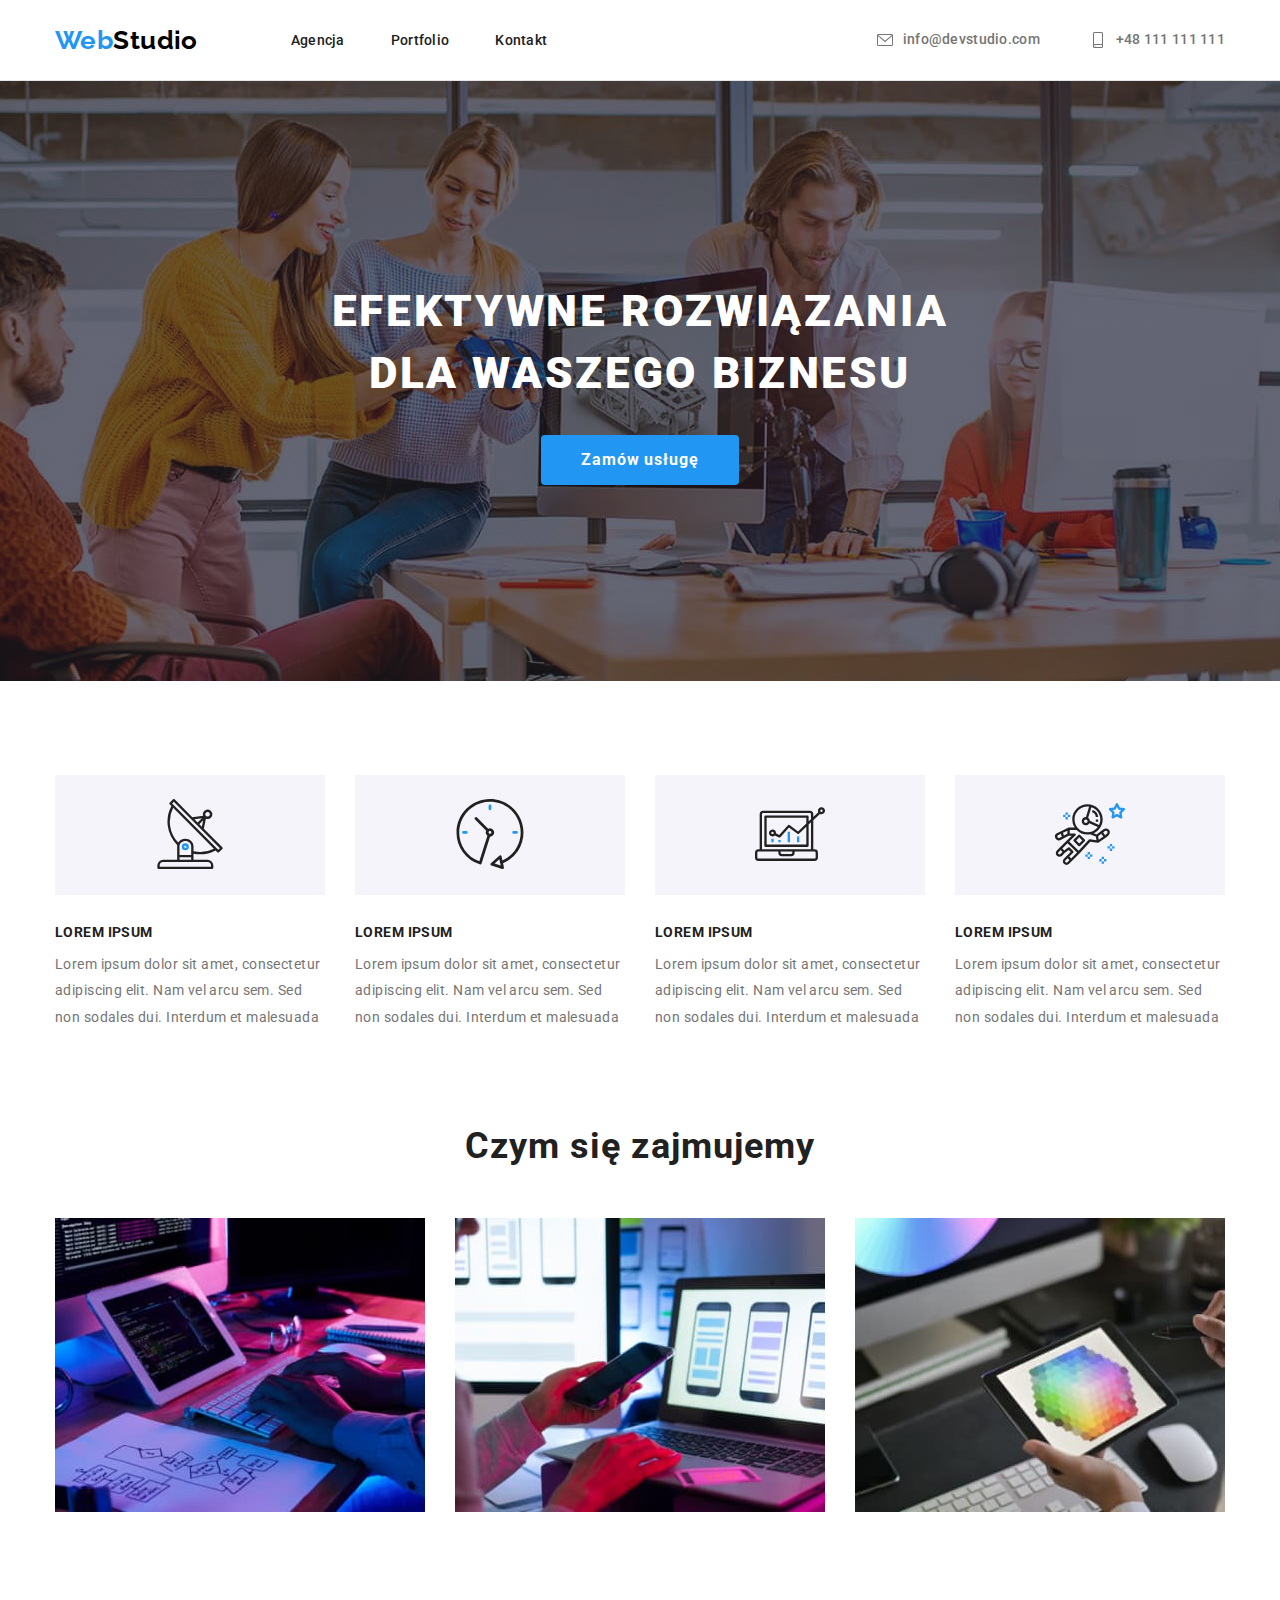
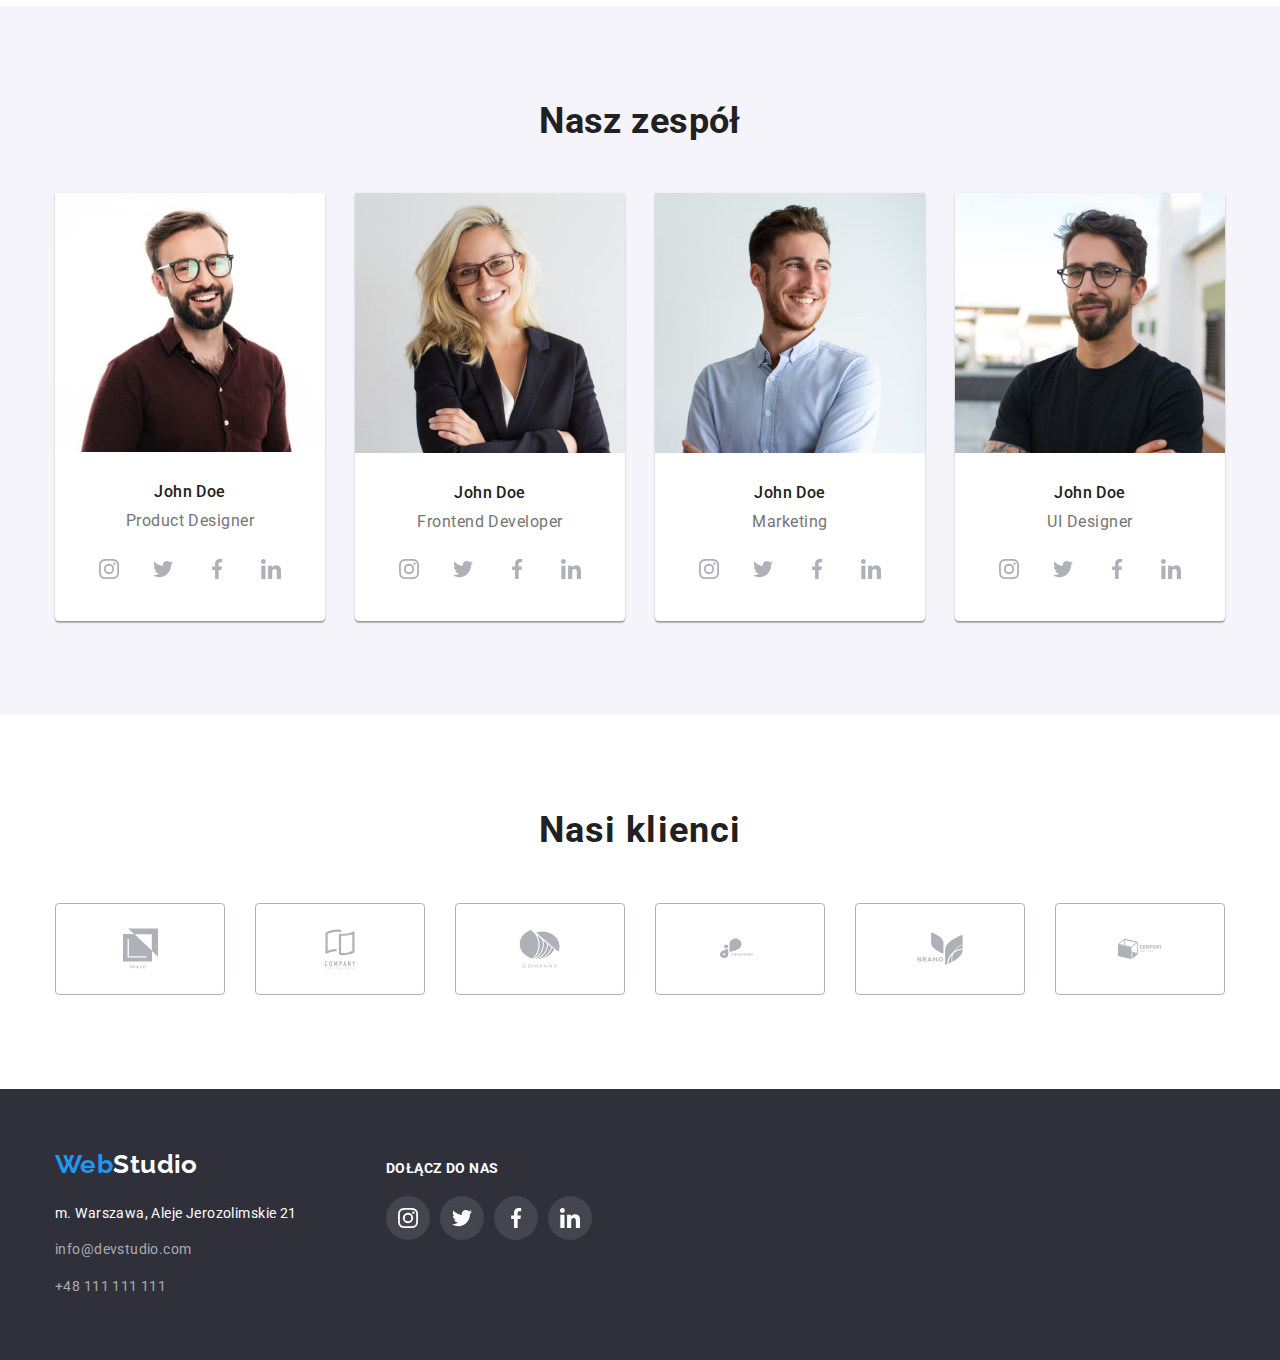
<file: index.html>
<!DOCTYPE html>
<html lang="pl">
  <head>
    <meta charset="UTF-8" />
    <meta http-equiv="X-UA-Compatible" content="IE=edge" />
    <meta name="viewport" content="width=device-width, initial-scale=1.0" />
    <title>Document</title>
    <link rel="preconnect" href="https://fonts.googleapis.com" />
    <link rel="preconnect" href="https://fonts.gstatic.com" crossorigin />
    <link
      href="https://fonts.googleapis.com/css2?family=Raleway:wght@700&family=Roboto:wght@400;500;700;900&display=swap"
      rel="stylesheet"
    />
    <link rel="stylesheet" href="./css/modern-normalize-minified.css" />
    <link rel="stylesheet" href="./css/styles.css" />
  </head>

  <!-- body -->
  <body>
    <!-- header -->
    <header>
      <div class="container header">
        <a class="header-footer-link-home" href="./index.html"
          ><span class="header-footer-link-home-blue-part">Web</span>Studio</a
        >
        <nav>
          <ul class="header-nav-ul">
            <li><a class="header-nav-ul-li" href="./index.html">Agencja</a></li>
            <li>
              <a class="header-nav-ul-li" href="./portfolio.html">Portfolio</a>
            </li>
            <li>
              <a class="header-nav-ul-li" href="#">Kontakt</a>
            </li>
          </ul>
        </nav>
        <ul class="header-contact-ul">
          <li>
            <a class="header-contact-ul-li-a" href="mailto:info@devstudio.com">
              <svg
                class="header-contact-ul-li-a-svg"
                width="16"
                height="16"
                viewBox="0 0 16 16"
              >
                <use href="./images/icons.svg#icon-envelope"></use>
              </svg>
              info@devstudio.com</a
            >
          </li>
          <li>
            <a class="header-contact-ul-li-a" href="tel:+48111111111">
              <svg
                class="header-contact-ul-li-a-svg"
                width="16"
                height="16"
                viewBox="0 0 16 16"
              >
                <use href="./images/icons.svg#icon-smartphone"></use>
              </svg>
              +48 111 111 111</a
            >
          </li>
        </ul>
      </div>
    </header>

    <!-- main -->
    <main>
      <!-- main heading  -->
      <section class="section section-main-heading">
        <div class="container div-main-heading">
          <h1 class="section-main-heading-title-text">
            EFEKTYWNE ROZWIĄZANIA DLA WASZEGO BIZNESU
          </h1>
          <button class="section-main-heading-order-now-button" type="button">
            Zamów usługę
          </button>
        </div>
      </section>

      <!-- Our strengths  -->
      <section>
        <div class="container">
          <ul class="section our-strengths-ul">
            <li class="our-strengths-ul-li">
              <div class="our-strengths-div">
                <a
                  class="our-strengths-ul-li-a"
                  href="https://www.google.com"
                  target="_blank"
                >
                  <svg class="our-strengths-ul-li-a-svg" width="70" height="70">
                    <use href="./images/icons.svg#icon-antenna"></use></svg
                ></a>
              </div>
              <h2 class="our-strengths-header">LOREM IPSUM</h2>
              <p class="our-strengths-paragraph">
                Lorem ipsum dolor sit amet, consectetur adipiscing elit. Nam vel
                arcu sem. Sed non sodales dui. Interdum et malesuada
              </p>
            </li>
            <li class="our-strengths-ul-li">
              <div class="our-strengths-div">
                <a
                  class="our-strengths-ul-li-a"
                  href="https://www.google.com"
                  target="_blank"
                >
                  <svg class="our-strengths-ul-li-a-svg" width="70" height="70">
                    <use href="./images/icons.svg#icon-clock"></use></svg
                ></a>
              </div>
              <h2 class="our-strengths-header">LOREM IPSUM</h2>
              <p class="our-strengths-paragraph">
                Lorem ipsum dolor sit amet, consectetur adipiscing elit. Nam vel
                arcu sem. Sed non sodales dui. Interdum et malesuada
              </p>
            </li>
            <li class="our-strengths-ul-li">
              <div class="our-strengths-div">
                <a
                  class="our-strengths-ul-li-a"
                  href="https://www.google.com"
                  target="_blank"
                >
                  <svg class="our-strengths-ul-li-a-svg" width="70" height="70">
                    <use href="./images/icons.svg#icon-diagram"></use></svg
                ></a>
              </div>
              <h2 class="our-strengths-header">LOREM IPSUM</h2>
              <p class="our-strengths-paragraph">
                Lorem ipsum dolor sit amet, consectetur adipiscing elit. Nam vel
                arcu sem. Sed non sodales dui. Interdum et malesuada
              </p>
            </li>
            <li class="our-strengths-ul-li">
              <div class="our-strengths-div">
                <a
                  class="our-strengths-ul-li-a"
                  href="https://www.google.com"
                  target="_blank"
                >
                  <svg class="our-strengths-ul-li-a-svg" width="70" height="70">
                    <use href="./images/icons.svg#icon-astronaut"></use></svg
                ></a>
              </div>
              <h2 class="our-strengths-header">LOREM IPSUM</h2>
              <p class="our-strengths-paragraph">
                Lorem ipsum dolor sit amet, consectetur adipiscing elit. Nam vel
                arcu sem. Sed non sodales dui. Interdum et malesuada
              </p>
            </li>
          </ul>
        </div>
      </section>

      <!-- what do we do -->
      <section class="section section-what-do-we-do">
        <div class="container">
          <h2 class="what-do-we-do-heading">Czym się zajmujemy</h2>
          <ul class="what-do-we-do-ul">
            <li class="what-do-we-do-ul-li">
              <img
                src="images/what-do-we-do-img-1.jpg"
                alt="what-do-we-do-img-1"
                width="370"
                height="294"
              />
            </li>
            <li class="what-do-we-do-ul-li">
              <img
                src="images/what-do-we-do-img-2.jpg"
                alt="what-do-we-do-img-2"
                width="370"
                height="294"
              />
            </li>
            <li class="what-do-we-do-ul-li">
              <img
                src="images/what-do-we-do-img-3.jpg"
                alt="what-do-we-do-img-3"
                width="370"
                height="294"
              />
            </li>
          </ul>
        </div>
      </section>

      <!-- our team -->
      <section class="section section-our-team">
        <div class="container">
          <h2 class="our-team-heading">Nasz zespół</h2>
          <ul class="our-team-ul">
            <li class="our-team-ul-li">
              <img
                src="images/our-team-1.jpg"
                alt="our-team-1"
                width="270"
                height="260"
              />
              <div class="our-team-div">
                <h3 class="our-team-member">John Doe</h3>
                <p class="our-team-position">Product Designer</p>
                <ul class="our-team-div-community-links-ul">
                  <li class="our-team-div-community-links-li">
                    <a
                      class="our-team-div-community-links-a"
                      href="https://www.instagram.com"
                      target="_blank"
                    >
                      <svg
                        class="our-team-div-community-links-a-svg"
                        width="20"
                        height="20"
                      >
                        <use
                          href="./images/icons.svg#icon-instagram"
                        ></use></svg
                    ></a>
                  </li>
                  <li class="our-team-div-community-links-li">
                    <a
                      class="our-team-div-community-links-a"
                      href="https://www.twitter.com"
                      target="_blank"
                    >
                      <svg
                        class="our-team-div-community-links-a-svg"
                        width="20"
                        height="20"
                      >
                        <use href="./images/icons.svg#icon-twitter"></use></svg
                    ></a>
                  </li>
                  <li class="our-team-div-community-links-li">
                    <a
                      class="our-team-div-community-links-a"
                      href="https://www.facebook.com"
                      target="_blank"
                    >
                      <svg
                        class="our-team-div-community-links-a-svg"
                        width="20"
                        height="20"
                      >
                        <use href="./images/icons.svg#icon-facebook"></use></svg
                    ></a>
                  </li>
                  <li class="our-team-div-community-links-li">
                    <a
                      class="our-team-div-community-links-a"
                      href="https://www.linkedin.com"
                      target="_blank"
                    >
                      <svg
                        class="our-team-div-community-links-a-svg"
                        width="20"
                        height="20"
                      >
                        <use href="./images/icons.svg#icon-linkedin"></use></svg
                    ></a>
                  </li>
                </ul>
              </div>
            </li>
            <li class="our-team-ul-li">
              <img
                src="images/our-team-2.jpg"
                alt="our-team-2"
                width="270"
                height="260"
              />
              <div class="our-team-div">
                <h3 class="our-team-member">John Doe</h3>
                <p class="our-team-position">Frontend Developer</p>
                <ul class="our-team-div-community-links-ul">
                  <li class="our-team-div-community-links-li">
                    <a
                      class="our-team-div-community-links-a"
                      href="https://www.instagram.com"
                      target="_blank"
                    >
                      <svg
                        class="our-team-div-community-links-a-svg"
                        width="20"
                        height="20"
                      >
                        <use
                          href="./images/icons.svg#icon-instagram"
                        ></use></svg
                    ></a>
                  </li>
                  <li class="our-team-div-community-links-li">
                    <a
                      class="our-team-div-community-links-a"
                      href="https://www.twitter.com"
                      target="_blank"
                    >
                      <svg
                        class="our-team-div-community-links-a-svg"
                        width="20"
                        height="20"
                      >
                        <use href="./images/icons.svg#icon-twitter"></use></svg
                    ></a>
                  </li>
                  <li class="our-team-div-community-links-li">
                    <a
                      class="our-team-div-community-links-a"
                      href="https://www.facebook.com"
                      target="_blank"
                    >
                      <svg
                        class="our-team-div-community-links-a-svg"
                        width="20"
                        height="20"
                      >
                        <use href="./images/icons.svg#icon-facebook"></use></svg
                    ></a>
                  </li>
                  <li class="our-team-div-community-links-li">
                    <a
                      class="our-team-div-community-links-a"
                      href="https://www.linkedin.com"
                      target="_blank"
                    >
                      <svg
                        class="our-team-div-community-links-a-svg"
                        width="20"
                        height="20"
                      >
                        <use href="./images/icons.svg#icon-linkedin"></use></svg
                    ></a>
                  </li>
                </ul>
              </div>
            </li>
            <li class="our-team-ul-li">
              <img
                src="images/our-team-3.jpg"
                alt="our-team-3"
                width="270"
                height="260"
              />
              <div class="our-team-div">
                <h3 class="our-team-member">John Doe</h3>
                <p class="our-team-position">Marketing</p>
                <ul class="our-team-div-community-links-ul">
                  <li class="our-team-div-community-links-li">
                    <a
                      class="our-team-div-community-links-a"
                      href="https://www.instagram.com"
                      target="_blank"
                    >
                      <svg
                        class="our-team-div-community-links-a-svg"
                        width="20"
                        height="20"
                      >
                        <use
                          href="./images/icons.svg#icon-instagram"
                        ></use></svg
                    ></a>
                  </li>
                  <li class="our-team-div-community-links-li">
                    <a
                      class="our-team-div-community-links-a"
                      href="https://www.twitter.com"
                      target="_blank"
                    >
                      <svg
                        class="our-team-div-community-links-a-svg"
                        width="20"
                        height="20"
                      >
                        <use href="./images/icons.svg#icon-twitter"></use></svg
                    ></a>
                  </li>
                  <li class="our-team-div-community-links-li">
                    <a
                      class="our-team-div-community-links-a"
                      href="https://www.facebook.com"
                      target="_blank"
                    >
                      <svg
                        class="our-team-div-community-links-a-svg"
                        width="20"
                        height="20"
                      >
                        <use href="./images/icons.svg#icon-facebook"></use></svg
                    ></a>
                  </li>
                  <li class="our-team-div-community-links-li">
                    <a
                      class="our-team-div-community-links-a"
                      href="https://www.linkedin.com"
                      target="_blank"
                    >
                      <svg
                        class="our-team-div-community-links-a-svg"
                        width="20"
                        height="20"
                      >
                        <use href="./images/icons.svg#icon-linkedin"></use></svg
                    ></a>
                  </li>
                </ul>
              </div>
            </li>
            <li class="our-team-ul-li">
              <img
                src="images/our-team-4.jpg"
                alt="our-team-4"
                width="270"
                height="260"
              />
              <div class="our-team-div">
                <h3 class="our-team-member">John Doe</h3>
                <p class="our-team-position">UI Designer</p>
                <ul class="our-team-div-community-links-ul">
                  <li class="our-team-div-community-links-li">
                    <a
                      class="our-team-div-community-links-a"
                      href="https://www.instagram.com"
                      target="_blank"
                    >
                      <svg
                        class="our-team-div-community-links-a-svg"
                        width="20"
                        height="20"
                      >
                        <use
                          href="./images/icons.svg#icon-instagram"
                        ></use></svg
                    ></a>
                  </li>
                  <li class="our-team-div-community-links-li">
                    <a
                      class="our-team-div-community-links-a"
                      href="https://www.twitter.com"
                      target="_blank"
                    >
                      <svg
                        class="our-team-div-community-links-a-svg"
                        width="20"
                        height="20"
                      >
                        <use href="./images/icons.svg#icon-twitter"></use></svg
                    ></a>
                  </li>
                  <li class="our-team-div-community-links-li">
                    <a
                      class="our-team-div-community-links-a"
                      href="https://www.facebook.com"
                      target="_blank"
                    >
                      <svg
                        class="our-team-div-community-links-a-svg"
                        width="20"
                        height="20"
                      >
                        <use href="./images/icons.svg#icon-facebook"></use></svg
                    ></a>
                  </li>
                  <li class="our-team-div-community-links-li">
                    <a
                      class="our-team-div-community-links-a"
                      href="https://www.linkedin.com"
                      target="_blank"
                    >
                      <svg
                        class="our-team-div-community-links-a-svg"
                        width="20"
                        height="20"
                      >
                        <use href="./images/icons.svg#icon-linkedin"></use></svg
                    ></a>
                  </li>
                </ul>
              </div>
            </li>
          </ul>
        </div>
      </section>

      <!-- our customers -->
      <section class="section section-our-customers">
        <div class="container">
          <h2 class="our-customers-heading">Nasi klienci</h2>
          <ul class="our-customers-ul">
            <li class="our-customers-ul-li">
              <a
                class="our-customers-ul-li-a"
                href="https://www.google.com"
                target="_blank"
              >
                <svg class="our-customers-ul-li-a-svg" width="41" height="46.7">
                  <use href="./images/icons.svg#icon-client-1"></use></svg
              ></a>
            </li>
            <li class="our-customers-ul-li">
              <a
                class="our-customers-ul-li-a"
                href="https://www.google.com"
                target="_blank"
              >
                <svg class="our-customers-ul-li-a-svg" width="40" height="52">
                  <use href="./images/icons.svg#icon-client-2"></use></svg
              ></a>
            </li>
            <li class="our-customers-ul-li">
              <a
                class="our-customers-ul-li-a"
                href="https://www.google.com"
                target="_blank"
              >
                <svg
                  class="our-customers-ul-li-a-svg"
                  width="43.46"
                  height="41.18"
                >
                  <use href="./images/icons.svg#icon-client-3"></use></svg
              ></a>
            </li>
            <li class="our-customers-ul-li">
              <a
                class="our-customers-ul-li-a"
                href="https://www.google.com"
                target="_blank"
              >
                <svg
                  class="our-customers-ul-li-a-svg"
                  width="84.44"
                  height="40.62"
                >
                  <use href="./images/icons.svg#icon-client-4"></use></svg
              ></a>
            </li>
            <li class="our-customers-ul-li">
              <a
                class="our-customers-ul-li-a"
                href="https://www.google.com"
                target="_blank"
              >
                <svg
                  class="our-customers-ul-li-a-svg"
                  width="62.54"
                  height="45.43"
                >
                  <use href="./images/icons.svg#icon-client-5"></use></svg
              ></a>
            </li>
            <li class="our-customers-ul-li">
              <a
                class="our-customers-ul-li-a"
                href="https://www.google.com"
                target="_blank"
              >
                <svg
                  class="our-customers-ul-li-a-svg"
                  width="93.79"
                  height="43.93"
                >
                  <use href="./images/icons.svg#icon-client-6"></use></svg
              ></a>
            </li>
          </ul>
        </div>
      </section>
    </main>

    <!-- footer -->
    <footer class="footer">
      <div class="container footer-div">
        <div class="footer-div-link-address">
          <a class="link-home header-footer-link-home" href="./index.html">
            <span class="header-footer-link-home-blue-part">Web</span
            ><span class="footer-link-home-white-part">Studio</span></a
          >
          <address class="footer-address">
            <ul class="footer-contact-ul">
              <li class="footer-contact-ul-li-address">
                <a
                  class="footer-contact-ul-li-address"
                  href="https://goo.gl/maps/dha2WFeyqYEbL88J7"
                  target="_blank"
                  >m. Warszawa, Aleje Jerozolimskie 21</a
                >
              </li>
              <li class="footer-contact-ul-li">
                <a
                  class="footer-contact-ul-li-a"
                  href="mailto:info@devstudio.com"
                  >info@devstudio.com</a
                >
              </li>
              <li class="footer-contact-ul-li">
                <a class="footer-contact-ul-li-a" href="tel:+48111111111"
                  >+48 111 111 111</a
                >
              </li>
            </ul>
          </address>
        </div>
        <div class="container footer-div-community-links">
          <p class="footer-div-community-links-paragraph">DOŁĄCZ DO NAS</p>
          <ul class="footer-div-community-links-ul">
            <li class="footer-div-community-links-li">
              <a
                class="footer-div-community-links-a"
                href="https://www.instagram.com"
                target="_blank"
              >
                <svg
                  class="footer-div-community-links-a-svg"
                  width="20"
                  height="20"
                >
                  <use href="./images/icons.svg#icon-instagram"></use></svg
              ></a>
            </li>
            <li class="footer-div-community-links-li">
              <a
                class="footer-div-community-links-a"
                href="https://www.twitter.com"
                target="_blank"
              >
                <svg
                  class="footer-div-community-links-a-svg"
                  width="20"
                  height="20"
                >
                  <use href="./images/icons.svg#icon-twitter"></use></svg
              ></a>
            </li>
            <li class="footer-div-community-links-li">
              <a
                class="footer-div-community-links-a"
                href="https://www.facebook.com"
                target="_blank"
              >
                <svg
                  class="footer-div-community-links-a-svg"
                  width="20"
                  height="20"
                >
                  <use href="./images/icons.svg#icon-facebook"></use></svg
              ></a>
            </li>
            <li class="footer-div-community-links-li">
              <a
                class="footer-div-community-links-a"
                href="https://www.linkedin.com"
                target="_blank"
              >
                <svg
                  class="footer-div-community-links-a-svg"
                  width="20"
                  height="20"
                >
                  <use href="./images/icons.svg#icon-linkedin"></use></svg
              ></a>
            </li>
          </ul>
        </div>
      </div>
    </footer>
  </body>
</html>
</file>
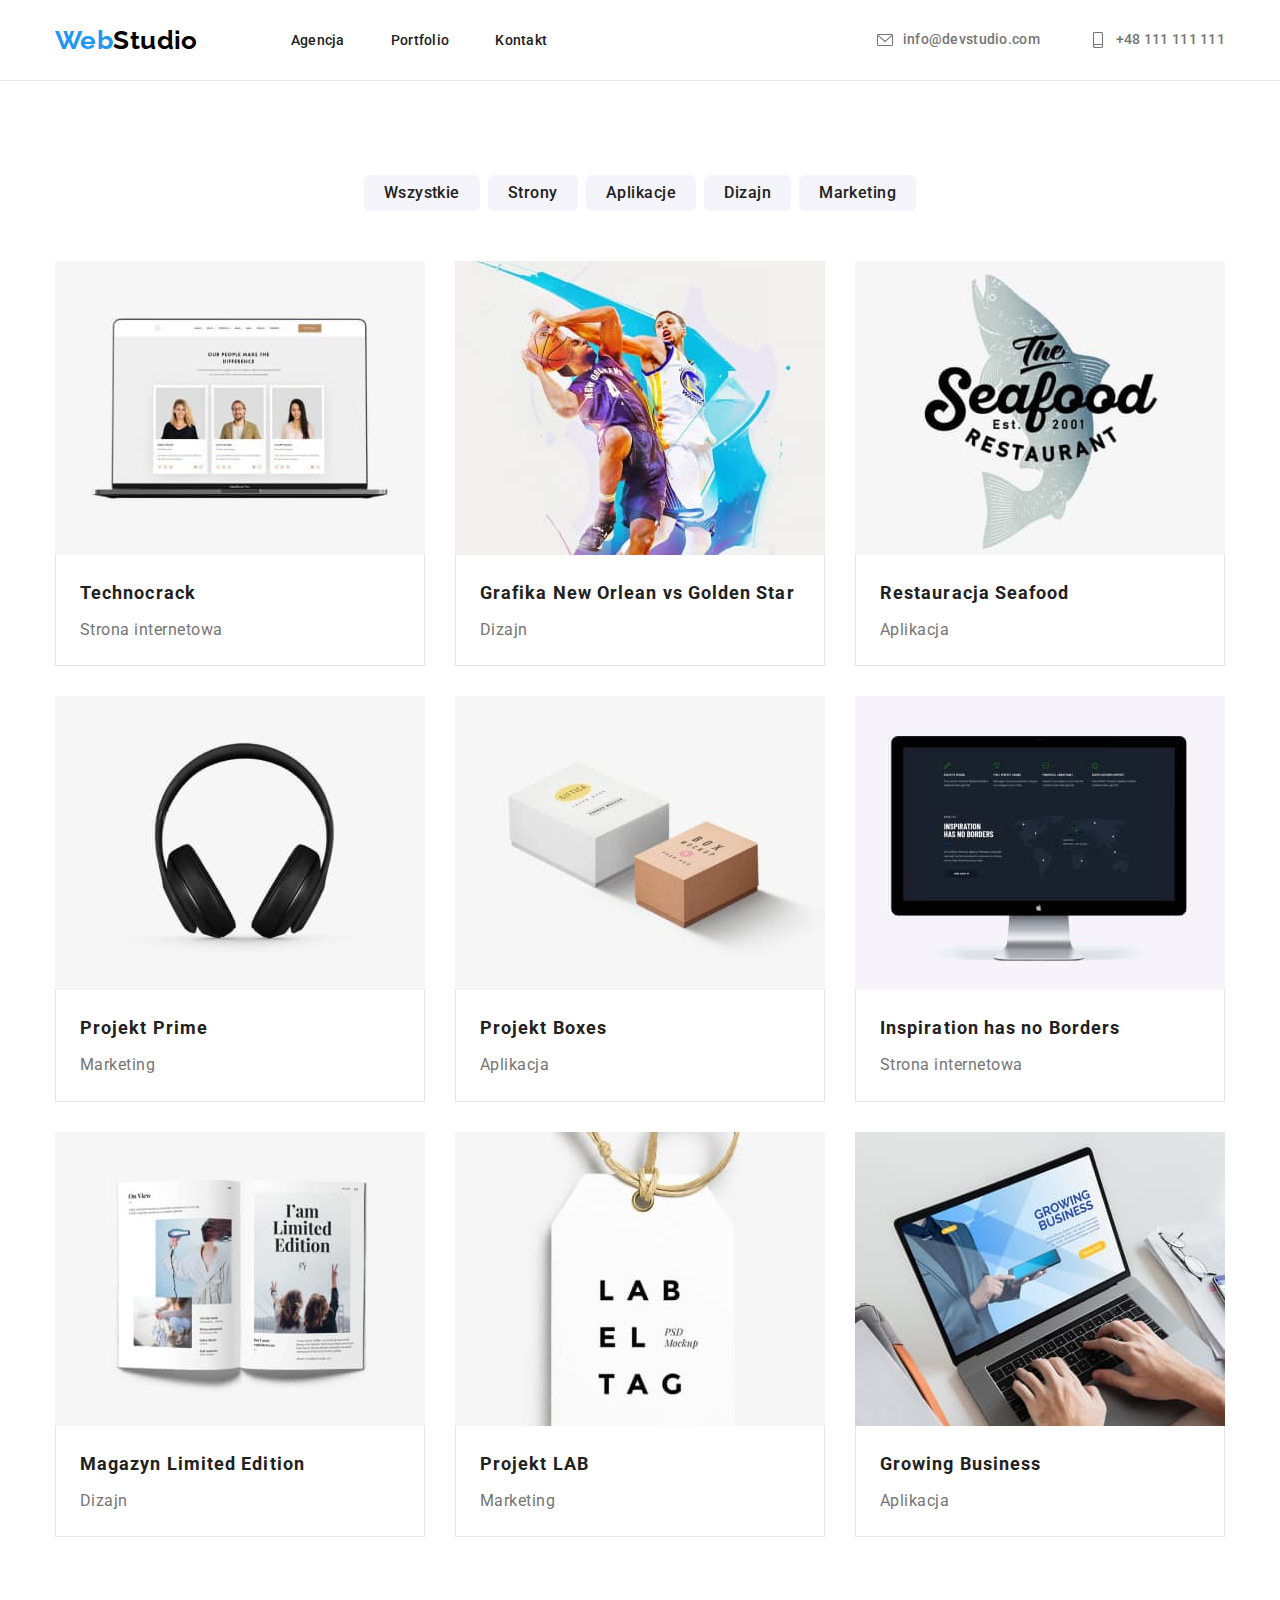
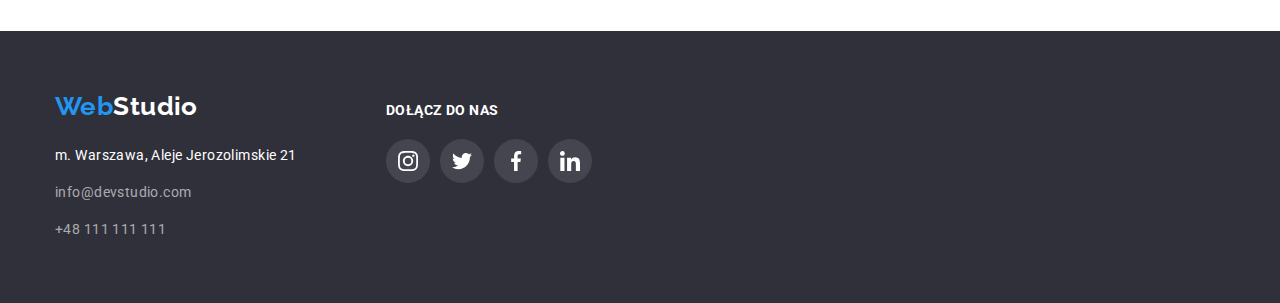
<file: portfolio.html>
<!DOCTYPE html>
<html lang="pl">
  <head>
    <meta charset="UTF-8" />
    <meta http-equiv="X-UA-Compatible" content="IE=edge" />
    <meta name="viewport" content="width=device-width, initial-scale=1.0" />
    <title>Document</title>
    <link rel="preconnect" href="https://fonts.googleapis.com" />
    <link rel="preconnect" href="https://fonts.gstatic.com" crossorigin />
    <link
      href="https://fonts.googleapis.com/css2?family=Raleway:wght@700&family=Roboto:wght@400;500;700;900&display=swap"
      rel="stylesheet"
    />
    <link rel="stylesheet" href="./css/modern-normalize-minified.css" />
    <link rel="stylesheet" href="./css/styles.css" />
  </head>

  <!-- body -->
  <body>
    <!-- header -->
    <header>
      <div class="container header">
        <a class="header-footer-link-home" href="./index.html"
          ><span class="header-footer-link-home-blue-part">Web</span>Studio</a
        >
        <nav>
          <ul class="header-nav-ul">
            <li><a class="header-nav-ul-li" href="./index.html">Agencja</a></li>
            <li>
              <a class="header-nav-ul-li" href="./portfolio.html">Portfolio</a>
            </li>
            <li>
              <a class="header-nav-ul-li" href="#">Kontakt</a>
            </li>
          </ul>
        </nav>
        <ul class="header-contact-ul">
          <li>
            <a class="header-contact-ul-li-a" href="mailto:info@devstudio.com">
              <svg
                class="header-contact-ul-li-a-svg"
                width="16"
                height="16"
                viewBox="0 0 16 16"
              >
                <use href="./images/icons.svg#icon-envelope"></use>
              </svg>
              info@devstudio.com</a
            >
          </li>
          <li>
            <a class="header-contact-ul-li-a" href="tel:+48111111111">
              <svg
                class="header-contact-ul-li-a-svg"
                width="16"
                height="16"
                viewBox="0 0 16 16"
              >
                <use href="./images/icons.svg#icon-smartphone"></use>
              </svg>
              +48 111 111 111</a
            >
          </li>
        </ul>
      </div>
    </header>

    <!-- main -->
    <main>
      <section class="section">
        <div class="container">
          <ul class="portfolio-filter-buttons">
            <li>
              <button class="portfolio-filter-button" type="button">
                Wszystkie
              </button>
            </li>
            <li>
              <button class="portfolio-filter-button" type="button">
                Strony
              </button>
            </li>
            <li>
              <button class="portfolio-filter-button" type="button">
                Aplikacje
              </button>
            </li>
            <li>
              <button class="portfolio-filter-button" type="button">
                Dizajn
              </button>
            </li>
            <li>
              <button class="portfolio-filter-button" type="button">
                Marketing
              </button>
            </li>
          </ul>
          <ul class="portfolio-ul">
            <li class="portfolio-ul-li">
              <a
                class="portfolio-ul-li-a"
                href="https://www.google.com"
                target="_blank"
              >
                <img
                  src="images/portfolio-website-technocrack.jpg"
                  alt="portfolio-website-technocrack"
                  width="370"
                  height="294"
                />
                <div class="portfolio-div">
                  <h2 class="portfolio-header">Technocrack</h2>
                  <p class="portfolio-paragraph">Strona internetowa</p>
                </div>
              </a>
            </li>
            <li class="portfolio-ul-li">
              <a
                class="portfolio-ul-li-a"
                href="https://www.google.com"
                target="_blank"
              >
                <img
                  src="images/portfolio-design-grafika-new-orlean-vs-golden-star.jpg"
                  alt="portfolio-design-grafika-new-orlean-vs-golden-star"
                  width="370"
                  height="294"
                />
                <div class="portfolio-div">
                  <h2 class="portfolio-header">
                    Grafika New Orlean vs Golden Star
                  </h2>
                  <p class="portfolio-paragraph">Dizajn</p>
                </div>
              </a>
            </li>
            <li class="portfolio-ul-li">
              <a
                class="portfolio-ul-li-a"
                href="https://www.google.com"
                target="_blank"
              >
                <img
                  src="images/portfolio-app-restauracja-seafood.jpg"
                  alt="portfolio-app-restauracja-seafood"
                  width="370"
                  height="294"
                />
                <div class="portfolio-div">
                  <h2 class="portfolio-header">Restauracja Seafood</h2>
                  <p class="portfolio-paragraph">Aplikacja</p>
                </div>
              </a>
            </li>
            <li class="portfolio-ul-li">
              <a
                class="portfolio-ul-li-a"
                href="https://www.google.com"
                target="_blank"
              >
                <img
                  src="images/portfolio-marketing-projekt-prime.jpg"
                  alt="portfolio-marketing-projekt-prime"
                  width="370"
                  height="294"
                />
                <div class="portfolio-div">
                  <h2 class="portfolio-header">Projekt Prime</h2>
                  <p class="portfolio-paragraph">Marketing</p>
                </div>
              </a>
            </li>
            <li class="portfolio-ul-li">
              <a
                class="portfolio-ul-li-a"
                href="https://www.google.com"
                target="_blank"
              >
                <img
                  src="images/portfolio-app-projekt-boxes.jpg"
                  alt="portfolio-app-projekt-boxes"
                  width="370"
                  height="294"
                />
                <div class="portfolio-div">
                  <h2 class="portfolio-header">Projekt Boxes</h2>
                  <p class="portfolio-paragraph">Aplikacja</p>
                </div>
              </a>
            </li>
            <li class="portfolio-ul-li">
              <a
                class="portfolio-ul-li-a"
                href="https://www.google.com"
                target="_blank"
              >
                <img
                  src="images/portfolio-website-inspiration-has-no-borders.jpg"
                  alt="portfolio-website-inspiration-has-no-borders"
                  width="370"
                  height="294"
                />
                <div class="portfolio-div">
                  <h2 class="portfolio-header">Inspiration has no Borders</h2>
                  <p class="portfolio-paragraph">Strona internetowa</p>
                </div>
              </a>
            </li>
            <li class="portfolio-ul-li">
              <a
                class="portfolio-ul-li-a"
                href="https://www.google.com"
                target="_blank"
              >
                <img
                  src="images/portfolio-design-magazyn-limited-edition.jpg"
                  alt="portfolio-design-magazyn-limited-edition"
                  width="370"
                  height="294"
                />
                <div class="portfolio-div">
                  <h2 class="portfolio-header">Magazyn Limited Edition</h2>
                  <p class="portfolio-paragraph">Dizajn</p>
                </div>
              </a>
            </li>
            <li class="portfolio-ul-li">
              <a
                class="portfolio-ul-li-a"
                href="https://www.google.com"
                target="_blank"
              >
                <img
                  src="images/portfolio-marketing-projekt-lab.jpg"
                  alt="marketing-projekt-lab"
                  width="370"
                  height="294"
                />
                <div class="portfolio-div">
                  <h2 class="portfolio-header">Projekt LAB</h2>
                  <p class="portfolio-paragraph">Marketing</p>
                </div>
              </a>
            </li>
            <li class="portfolio-ul-li">
              <a
                class="portfolio-ul-li-a"
                href="https://www.google.com"
                target="_blank"
              >
                <img
                  src="images/portfolio-app-growing-business.jpg"
                  alt="portfolio-app-growing-business"
                  width="370"
                  height="294"
                />
                <div class="portfolio-div">
                  <h2 class="portfolio-header">Growing Business</h2>
                  <p class="portfolio-paragraph">Aplikacja</p>
                </div>
              </a>
            </li>
          </ul>
        </div>
      </section>
    </main>

    <!-- footer -->
    <footer class="footer">
      <div class="container footer-div">
        <div class="footer-div-link-address">
          <a class="link-home header-footer-link-home" href="./index.html">
            <span class="header-footer-link-home-blue-part">Web</span
            ><span class="footer-link-home-white-part">Studio</span></a
          >
          <address class="footer-address">
            <ul class="footer-contact-ul">
              <li class="footer-contact-ul-li-address">
                <a
                  class="footer-contact-ul-li-address"
                  href="https://goo.gl/maps/dha2WFeyqYEbL88J7"
                  target="_blank"
                  >m. Warszawa, Aleje Jerozolimskie 21</a
                >
              </li>
              <li class="footer-contact-ul-li">
                <a
                  class="footer-contact-ul-li-a"
                  href="mailto:info@devstudio.com"
                  >info@devstudio.com</a
                >
              </li>
              <li class="footer-contact-ul-li">
                <a class="footer-contact-ul-li-a" href="tel:+48111111111"
                  >+48 111 111 111</a
                >
              </li>
            </ul>
          </address>
        </div>
        <div class="container footer-div-community-links">
          <p class="footer-div-community-links-paragraph">DOŁĄCZ DO NAS</p>
          <ul class="footer-div-community-links-ul">
            <li class="footer-div-community-links-li">
              <a
                class="footer-div-community-links-a"
                href="https://www.instagram.com"
                target="_blank"
              >
                <svg
                  class="footer-div-community-links-a-svg"
                  width="20"
                  height="20"
                >
                  <use href="./images/icons.svg#icon-instagram"></use></svg
              ></a>
            </li>
            <li class="footer-div-community-links-li">
              <a
                class="footer-div-community-links-a"
                href="https://www.twitter.com"
                target="_blank"
              >
                <svg
                  class="footer-div-community-links-a-svg"
                  width="20"
                  height="20"
                >
                  <use href="./images/icons.svg#icon-twitter"></use></svg
              ></a>
            </li>
            <li class="footer-div-community-links-li">
              <a
                class="footer-div-community-links-a"
                href="https://www.facebook.com"
                target="_blank"
              >
                <svg
                  class="footer-div-community-links-a-svg"
                  width="20"
                  height="20"
                >
                  <use href="./images/icons.svg#icon-facebook"></use></svg
              ></a>
            </li>
            <li class="footer-div-community-links-li">
              <a
                class="footer-div-community-links-a"
                href="https://www.linkedin.com"
                target="_blank"
              >
                <svg
                  class="footer-div-community-links-a-svg"
                  width="20"
                  height="20"
                >
                  <use href="./images/icons.svg#icon-linkedin"></use></svg
              ></a>
            </li>
          </ul>
        </div>
      </div>
    </footer>
  </body>
</html>
</file>
<file: css/styles.css>
/****** css variables ******/

:root {
  --dominant-text-color: #757575;
  --headings-text-color: #212121;
  --background-color: #ffffff;
  --dark-section-background-color: #2f303a;
  --light-section-and-button-background-color: #f5f4fa;
  --interactive-object-active-color: #2196f3;
  --footer-link-color: rgba(255, 255, 255, 0.6);
  --main-section-box-shadow-color: rgba(0, 0, 0, 25%);
  --full-black-color: #000000;
  --portfolio-li-border-color: #e5e5e5;
  --icon-regular-color: #afb1b8;
}

/****** global settings ******/

body {
  font-family: 'Roboto', 'Raleway', sans-serif;
  background-color: var(--background-color);
  color: var(--dominant-text-color);
  font-size: 14px;
  letter-spacing: 0.03em;
}

h1,
h2,
h3,
h4,
h5,
h6,
p {
  margin: 0;
}

img {
  display: block;
  max-width: 100%;
  height: auto;
}

button {
  display: block;
  cursor: pointer;
  border: none;
  border-radius: 4px;
}

section {
  padding-top: 94px;
  padding-bottom: 94px;
}

ul {
  list-style: none;
  padding-left: 0;
  margin: 0;
}

a {
  text-decoration: none;
}

header {
  border-bottom: 1px solid var(--portfolio-li-border-color);
}

nav {
  margin-left: 93px;
}

.container {
  width: 1200px;
  margin: 0 auto;
  padding: 0 15px;
}

/****** header settings ******/

.header {
  display: flex;
  align-items: center;
}

.header-footer-link-home {
  font-family: 'Raleway', sans-serif;
  line-height: 1.2;
  text-decoration: none;
  font-style: normal;
  font-weight: 700;
  font-size: 26px;
  color: var(--full-black-color);
}

.header-footer-link-home-blue-part {
  color: var(--interactive-object-active-color);
}

.header-nav-ul {
  display: flex;
  padding-top: 32px;
  padding-bottom: 32px;
  gap: 46px;
}

.header-nav-ul-li {
  color: var(--headings-text-color);
  font-size: 14px;
  line-height: 1.1;
  font-weight: 500;
  text-decoration: none;
  letter-spacing: 0.02em;
}

.header-nav-ul-li:hover,
.header-nav-ul-li:focus {
  color: var(--interactive-object-active-color);
}

.header-contact-ul {
  display: flex;
  padding-top: 32px;
  padding-bottom: 32px;
  margin-left: auto;
  gap: 50px;
}

.header-contact-ul-li-a {
  color: var(--dominant-text-color);
  font-size: 14px;
  line-height: 1.1;
  text-decoration: none;
  font-weight: 500;
  letter-spacing: 0.02em;
  display: flex;
  align-items: center;
}

.header-contact-ul-li-a:hover,
.header-contact-ul-li-a:focus {
  color: var(--interactive-object-active-color);
}

.header-contact-ul-li-a-svg {
  margin-right: 10px;
  fill: currentColor;
}

/****** main section settings ******/

.section-main-heading {
  background-image: linear-gradient(
      rgba(47, 48, 58, 0.4),
      rgba(47, 48, 58, 0.4)
    ),
    url('../images/main-bck.jpg');
  background-color: var(--dark-section-background-color);
  background-size: cover;
  background-repeat: no-repeat;
  background-position: center;
  padding: 200px 0;
  max-width: 1600px;
  height: 600px;
  margin: 0 auto;
}

.section-main-heading-title-text {
  color: var(--background-color);
  font-size: 44px;
  line-height: 1.4;
  font-weight: 900;
  letter-spacing: 0.06em;
  max-width: 696px;
  text-align: center;
  margin: 0 auto;
  margin-bottom: 30px;
}

.section-main-heading-order-now-button {
  background-color: var(--interactive-object-active-color);
  color: var(--background-color);
  cursor: pointer;
  font-family: inherit;
  font-size: 16px;
  line-height: 1.9;
  font-weight: 700;
  letter-spacing: 0.06em;
  display: block;
  margin: 0 auto;
  padding: 10px 40px;
  border-radius: 4px;
}

/****** our strengths settings ******/

.our-strengths-ul {
  display: flex;
  gap: 30px;
}

.our-strengths-div {
  display: flex;
  justify-content: center;
  align-items: center;
  height: 120px;
  background-color: var(--light-section-and-button-background-color);
}

.our-strengths-header {
  color: var(--headings-text-color);
  font-size: 14px;
  line-height: 1.1;
  font-weight: 700;
  letter-spacing: 0.03em;
  margin-top: 30px;
  margin-bottom: 10px;
}

.our-strengths-paragraph {
  font-size: 14px;
  line-height: 1.9;
  letter-spacing: 0.03em;
}

/****** what do we do settings ******/

.section-what-do-we-do {
  padding-top: 0px;
}

.what-do-we-do-heading {
  color: var(--headings-text-color);
  font-size: 36px;
  line-height: 1.2;
  font-weight: 700;
  letter-spacing: 0.03em;
  margin-bottom: 50px;
  text-align: center;
}

.what-do-we-do-ul {
  display: flex;
  gap: 30px;
}

/****** our team settings ******/

.section-our-team {
  background-color: var(--light-section-and-button-background-color);
}

.our-team-heading {
  color: var(--headings-text-color);
  background-color: var(--light-section-and-button-background-color);
  font-size: 36px;
  line-height: 1.2;
  font-weight: 700;
  margin-bottom: 50px;
  text-align: center;
}

.our-team-ul {
  display: flex;
  gap: 30px;
}

.our-team-ul-li {
  background-color: var(--background-color);
  border-bottom-left-radius: 4px;
  border-bottom-right-radius: 4px;
  box-shadow: 0 1px 3px 0 rgba(0, 0, 0, 12%), 0 1px 1px 0 rgba(0, 0, 0, 14%),
    0 2px 1px 0 rgba(0, 0, 0, 20%);
}

.our-team-div {
  padding: 30px 0;
}

.our-team-member {
  color: var(--headings-text-color);
  background-color: var(--background-color);
  font-size: 16px;
  line-height: 1.2;
  font-weight: 500;
  letter-spacing: 0.03em;
  text-align: center;
  margin-bottom: 10px;
}

.our-team-position {
  background-color: var(--background-color);
  font-size: 16px;
  line-height: 1.2;
  letter-spacing: 0.03em;
  text-align: center;
  margin-bottom: 16px;
}

.our-team-div-community-links {
  width: 206px;
  margin-left: 70px;
  margin-top: 12px;
  padding: 0;
}

.our-team-div-community-links-ul {
  display: flex;
  justify-content: center;
  gap: 10px;
}

.our-team-div-community-links-a {
  width: 44px;
  height: 44px;
  display: flex;
  justify-content: center;
  align-items: center;
  border-radius: 50%;
  color: var(--icon-regular-color);
}

.our-team-div-community-links-a:hover,
.our-team-div-community-links-a:focus {
  background-color: var(--interactive-object-active-color);
  color: #fff;
}

.our-team-div-community-links-a-svg {
  fill: currentColor;
}

/****** our customers settings ******/

.our-customers-heading {
  color: var(--headings-text-color);
  font-size: 36px;
  line-height: 1.2;
  font-weight: 700;
  letter-spacing: 0.03em;
  margin-bottom: 50px;
  text-align: center;
}

.our-customers-ul {
  display: flex;
  gap: 30px;
}

.our-customers-ul-li-a {
  border-radius: 4px;
  display: flex;
  width: 170px;
  height: 92px;
  justify-content: center;
  align-items: center;
  border: 1px solid currentColor;
  color: var(--icon-regular-color);
}

.our-customers-ul-li-a:hover,
.our-customers-ul-li-a:focus {
  color: var(--interactive-object-active-color);
}

.our-customers-ul-li-a-svg {
  fill: currentColor;
}

/****** footer settings ******/

.footer {
  background-color: var(--dark-section-background-color);
  padding: 60px 0;
}

.footer-div {
  display: flex;
  align-items: baseline;
}

.footer-link-home-white-part {
  color: var(--background-color);
}

.footer-address {
  margin-top: 20px;
  width: 246px;
}

.footer-contact-ul .footer-contact-ul-li-address {
  color: var(--background-color);
  font-size: 14px;
  line-height: 1.9;
  text-decoration: none;
  font-style: normal;
}

.footer-contact-ul .footer-contact-ul-li-address:hover,
.footer-contact-ul .footer-contact-ul-li-address:focus {
  color: var(--interactive-object-active-color);
}

.footer-contact-ul-li {
  margin-top: 9px;
}

.footer-contact-ul .footer-contact-ul-li-a {
  color: var(--footer-link-color);
  font-size: 14px;
  line-height: 2;
  text-decoration: none;
  font-style: normal;
  letter-spacing: 0.03em;
}

.footer-contact-ul .footer-contact-ul-li-a:hover,
.footer-contact-ul .footer-contact-ul-li-a:focus {
  color: var(--interactive-object-active-color);
}

.footer-div-community-links {
  margin-left: 70px;
}

.footer-div-community-links-paragraph {
  font-size: 14px;
  font-weight: 700;
  line-height: 1.1;
  letter-spacing: 0.03em;
  color: var(--background-color);
  margin-bottom: 20px;
}

.footer-div-community-links-ul {
  display: flex;
  gap: 10px;
}

.footer-div-community-links-a {
  width: 44px;
  height: 44px;
  display: flex;
  justify-content: center;
  align-items: center;
  background-color: rgba(255, 255, 255, 10%);
  border-radius: 50%;
  color: var(--icon-regular-color);
  color: #fff;
}

.footer-div-community-links-a:hover,
.footer-div-community-links-a:focus {
  background-color: var(--interactive-object-active-color);
}

.footer-div-community-links-a-svg {
  fill: currentColor;
}

/****** portfolio buttons settings ******/

.portfolio-filter-buttons {
  display: flex;
  justify-content: center;
  margin-bottom: 50px;
  gap: 8px;
}

.portfolio-filter-button {
  background-color: var(--light-section-and-button-background-color);
  color: var(--headings-text-color);
  cursor: pointer;
  font-family: inherit;
  font-size: 16px;
  line-height: 1.6;
  font-weight: 500;
  letter-spacing: 0.03em;
  padding: 5px 20px;
  border-radius: 6px;
}

.portfolio-filter-buttons .portfolio-filter-button:hover,
.portfolio-filter-buttons .portfolio-filter-button:focus {
  background-color: var(--interactive-object-active-color);
  color: var(--background-color);
  box-shadow: 0 3px 1px 0 rgba(0, 0, 0, 10%), 0 1px 2px 0 rgba(0, 0, 0, 8%),
    0 2px 2px 0 rgba(0, 0, 0, 12%);
}

/****** portfolio images, headings and paragraphs settings ******/

.portfolio-ul {
  display: flex;
  flex-wrap: wrap;
  gap: 30px;
}

.portfolio-ul-li-a {
  display: block;
}

.portfolio-ul-li-a:focus,
.portfolio-ul-li-a:hover {
  box-shadow: 0 1px 1px 0 rgba(0, 0, 0, 12%), 0 4px 4px 0 rgba(0, 0, 0, 6%),
    1px 4px 6px 0 rgba(0, 0, 0, 16%);
}

.portfolio-div {
  padding: 20px 24px;
  border-left: 1px solid var(--portfolio-li-border-color);
  border-right: 1px solid var(--portfolio-li-border-color);
  border-bottom: 1px solid var(--portfolio-li-border-color);
}

.portfolio-header {
  color: var(--headings-text-color);
  font-size: 18px;
  line-height: 2;
  font-weight: 700;
  letter-spacing: 0.06em;
}

.portfolio-paragraph {
  color: var(--dominant-text-color);
  font-size: 16px;
  line-height: 1.9;
  letter-spacing: 0.03em;
  margin-top: 4px;
}
</file>
